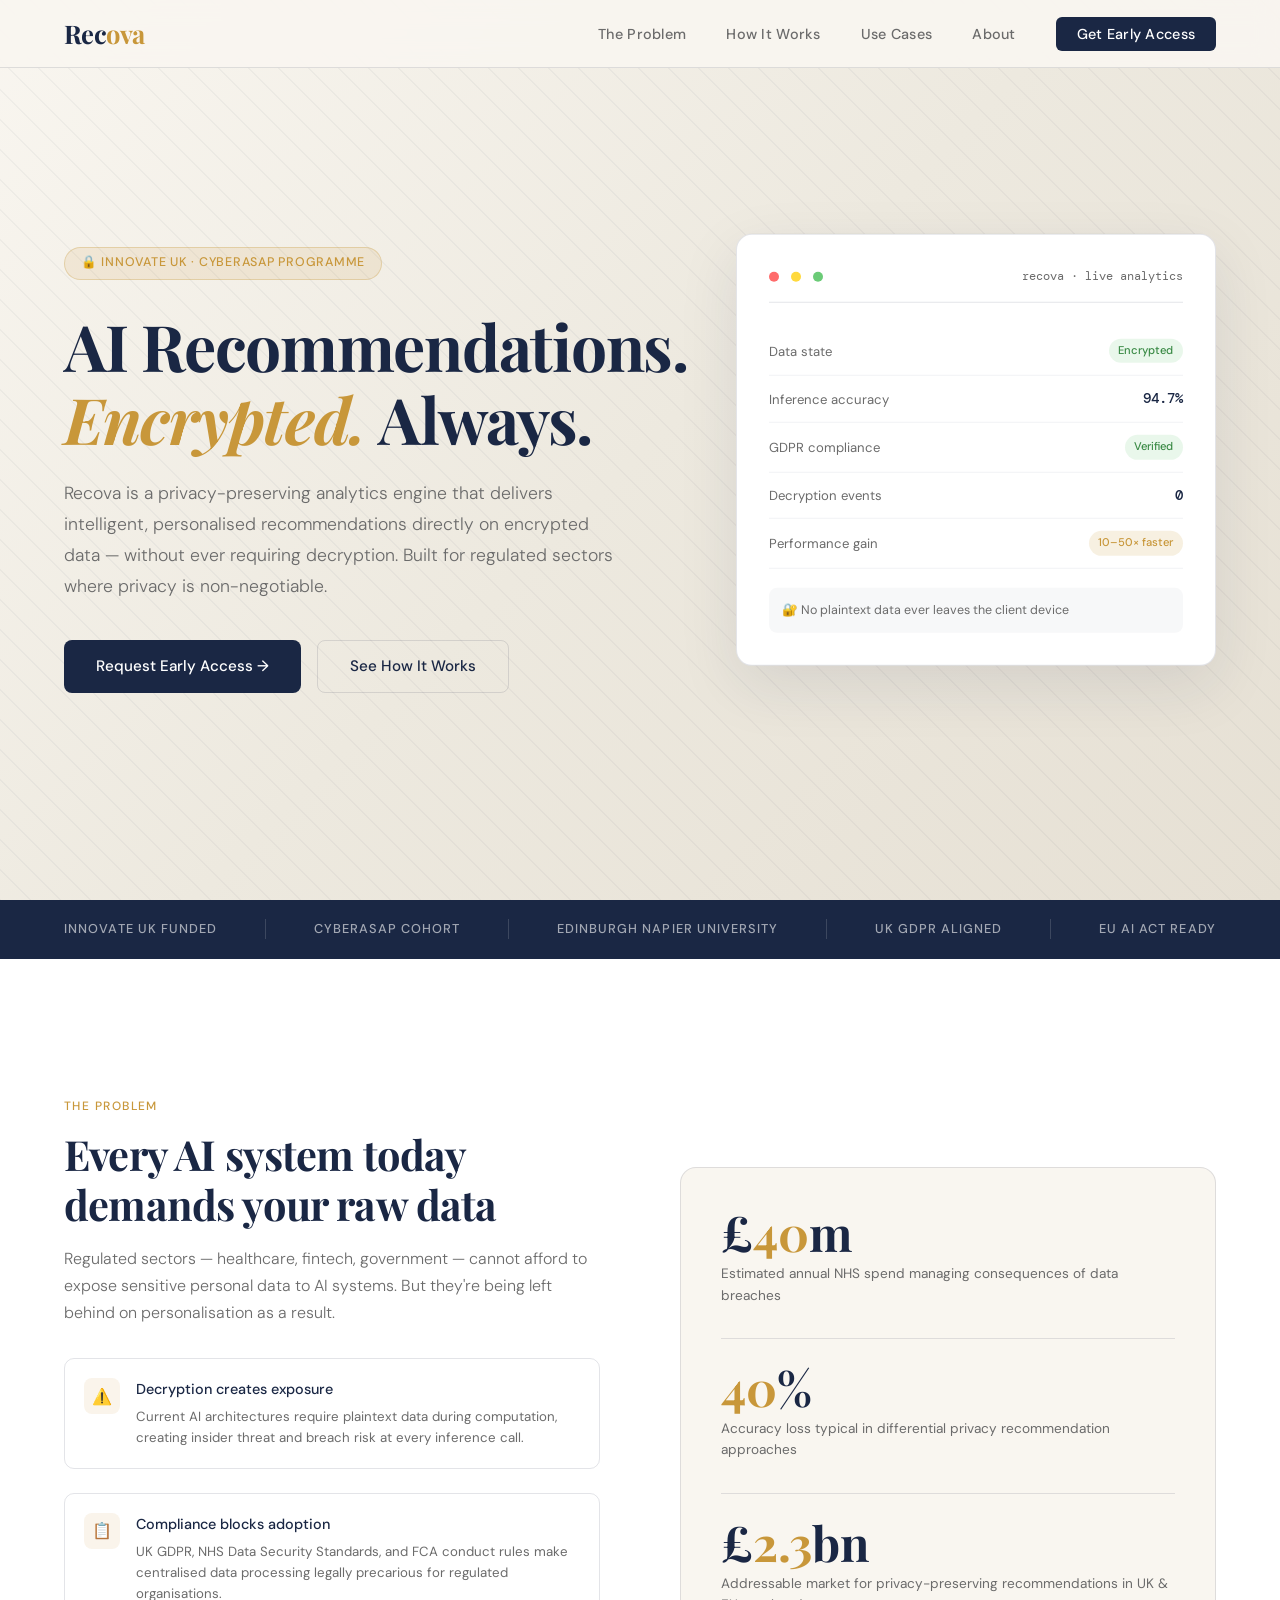
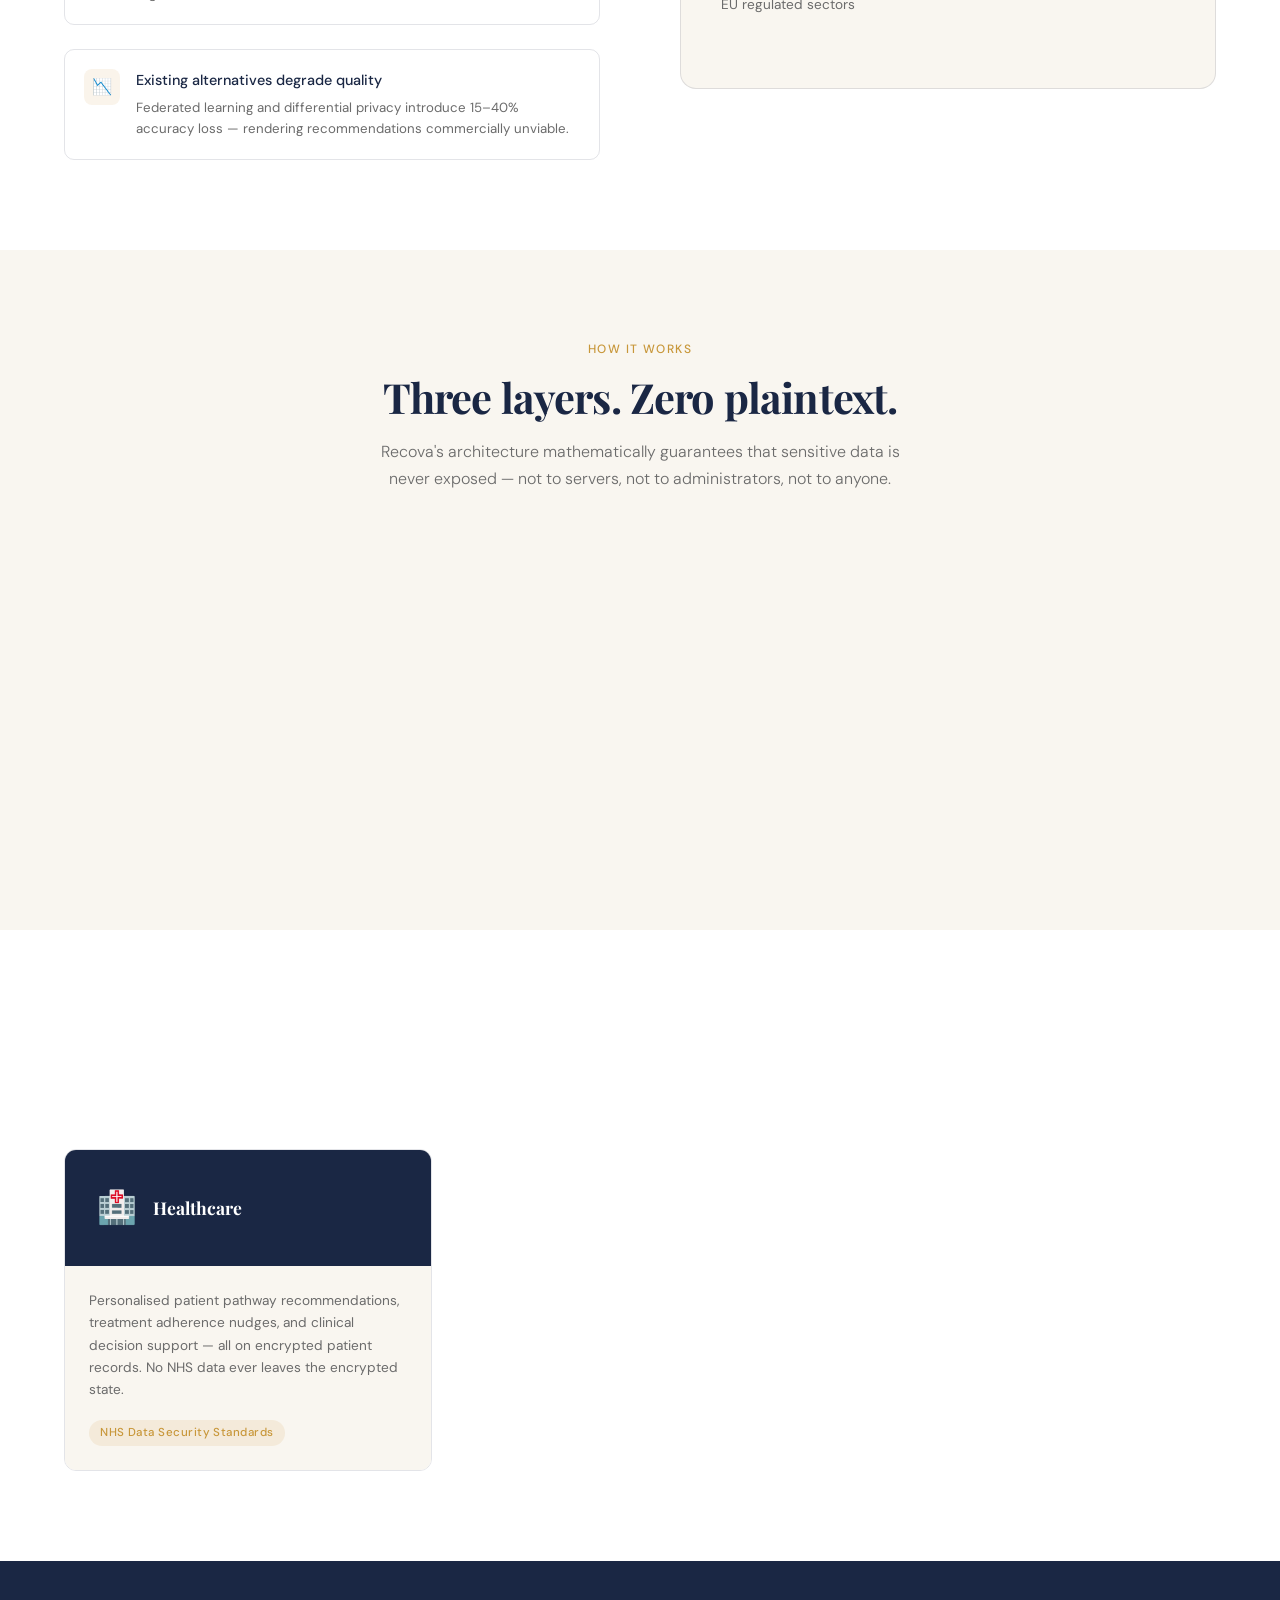
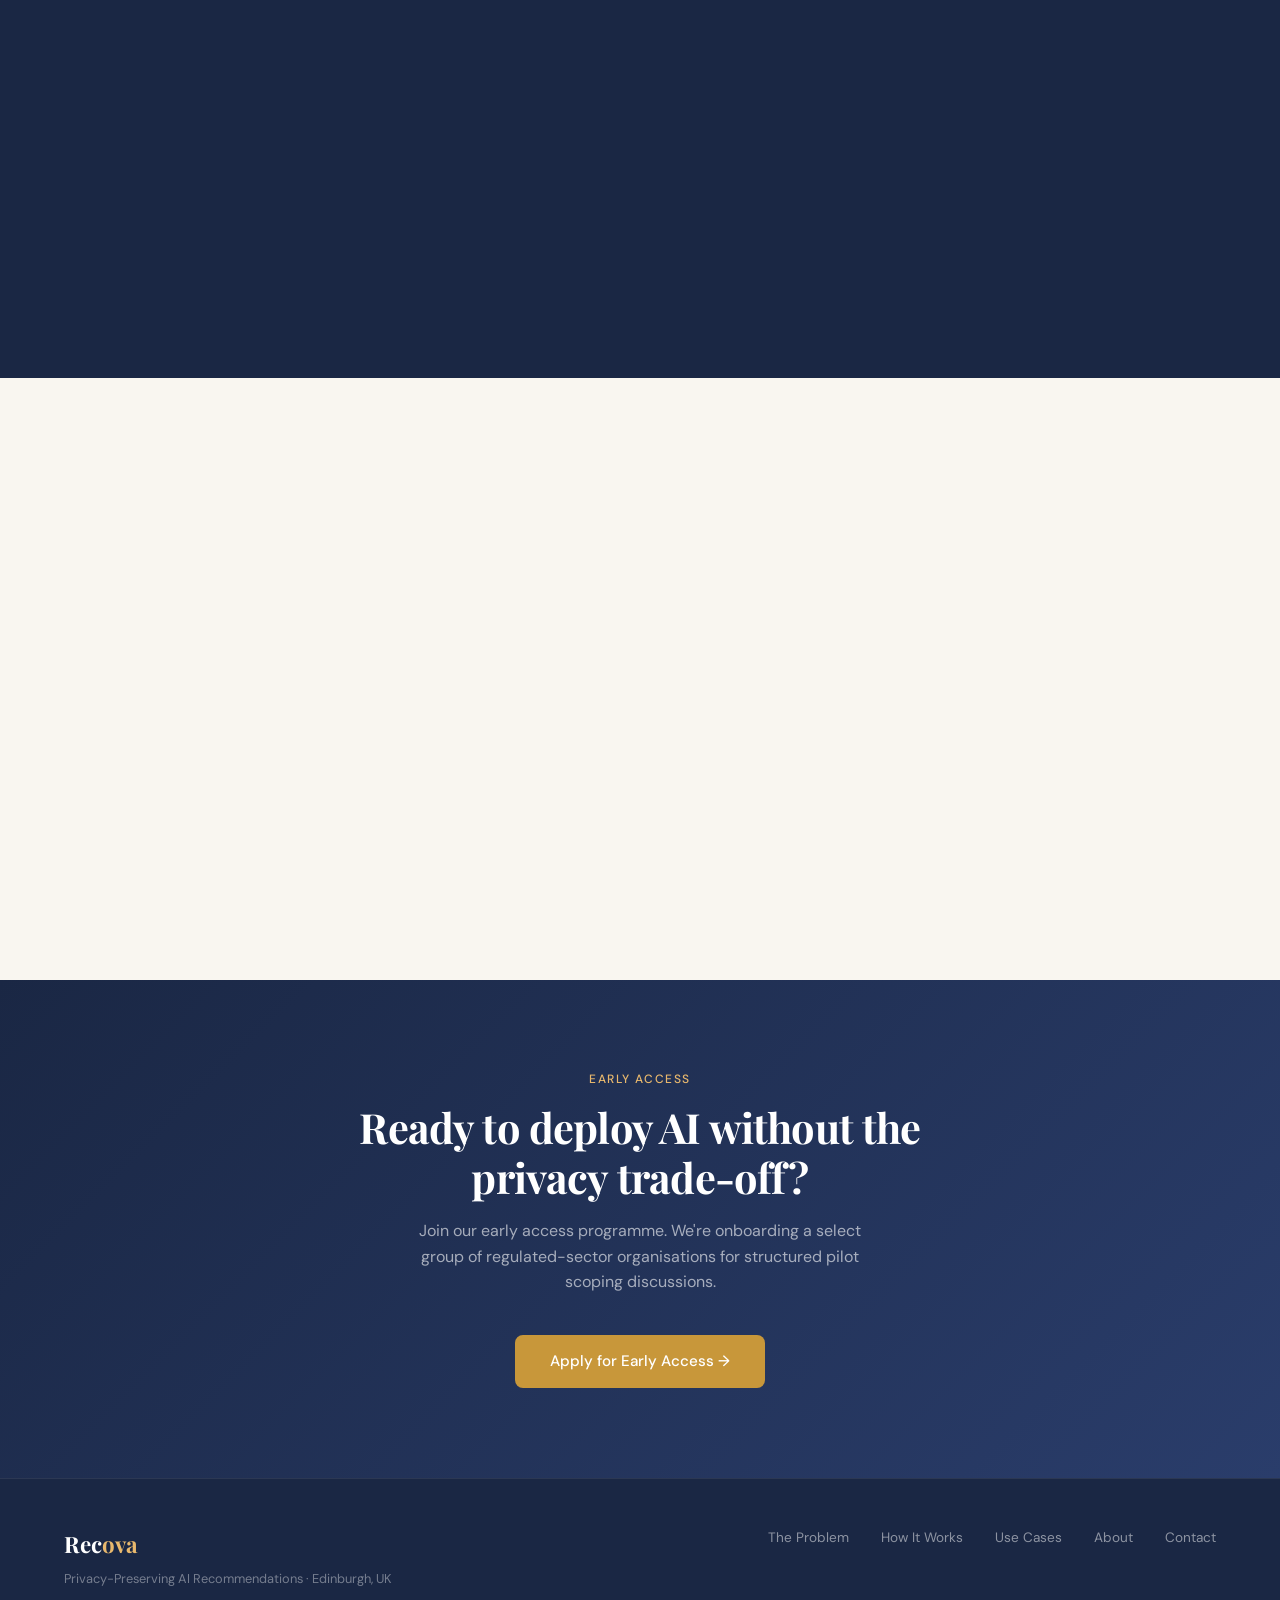
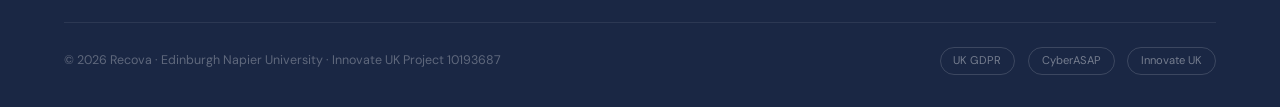
<file: index.html>
<!DOCTYPE html>
<html lang="en">
<head>
  <meta charset="UTF-8" />
  <meta name="viewport" content="width=device-width, initial-scale=1.0" />
  <title>Recova — Privacy-Preserving AI Recommendations</title>
  <meta name="description" content="Recova delivers AI-powered recommendations on encrypted data — no decryption required. Built for healthcare, fintech, and government digital services." />
  <link rel="stylesheet" href="css/style.css" />
</head>
<body>

<!-- NAVBAR -->
<nav>
  <a href="index.html" class="nav-logo">Rec<span>ova</span></a>
  <ul class="nav-links">
    <li><a href="#problem">The Problem</a></li>
    <li><a href="#how">How It Works</a></li>
    <li><a href="#usecases">Use Cases</a></li>
    <li><a href="pages/about.html">About</a></li>
    <li><a href="pages/contact.html" class="nav-cta">Get Early Access</a></li>
  </ul>
  <div class="hamburger"><span></span><span></span><span></span></div>
</nav>

<!-- HERO -->
<section class="hero">
  <div class="hero-bg"></div>
  <div class="hero-pattern"></div>
  <div class="hero-content">
    <div class="hero-badge">🔒 Innovate UK · CyberASAP Programme</div>
    <h1>AI Recommendations.<br><em>Encrypted.</em> Always.</h1>
    <p>Recova is a privacy-preserving analytics engine that delivers intelligent, personalised recommendations directly on encrypted data — without ever requiring decryption. Built for regulated sectors where privacy is non-negotiable.</p>
    <div class="hero-actions">
      <a href="pages/contact.html" class="btn-primary">Request Early Access →</a>
      <a href="#how" class="btn-secondary">See How It Works</a>
    </div>
  </div>
  <div class="hero-visual">
    <div class="hero-card">
      <div class="card-header">
        <div class="card-dot dot-red"></div>
        <div class="card-dot dot-yellow"></div>
        <div class="card-dot dot-green"></div>
        <span class="card-title">recova · live analytics</span>
      </div>
      <div class="card-metric">
        <span class="metric-label">Data state</span>
        <span class="metric-badge badge-green">Encrypted</span>
      </div>
      <div class="card-metric">
        <span class="metric-label">Inference accuracy</span>
        <span class="metric-value">94.7%</span>
      </div>
      <div class="card-metric">
        <span class="metric-label">GDPR compliance</span>
        <span class="metric-badge badge-green">Verified</span>
      </div>
      <div class="card-metric">
        <span class="metric-label">Decryption events</span>
        <span class="metric-value">0</span>
      </div>
      <div class="card-metric">
        <span class="metric-label">Performance gain</span>
        <span class="metric-badge badge-gold">10–50× faster</span>
      </div>
      <div class="card-footer">
        🔐 No plaintext data ever leaves the client device
      </div>
    </div>
  </div>
</section>

<!-- TRUST BAR -->
<div class="trust-bar">
  <span class="trust-item">Innovate UK Funded</span>
  <div class="trust-divider"></div>
  <span class="trust-item">CyberASAP Cohort</span>
  <div class="trust-divider"></div>
  <span class="trust-item">Edinburgh Napier University</span>
  <div class="trust-divider"></div>
  <span class="trust-item">UK GDPR Aligned</span>
  <div class="trust-divider"></div>
  <span class="trust-item">EU AI Act Ready</span>
</div>

<!-- PROBLEM -->
<section class="problem" id="problem">
  <div class="problem-grid">
    <div>
      <div class="section-label reveal">The Problem</div>
      <h2 class="section-title reveal">Every AI system today demands your raw data</h2>
      <p class="section-subtitle reveal">Regulated sectors — healthcare, fintech, government — cannot afford to expose sensitive personal data to AI systems. But they're being left behind on personalisation as a result.</p>
      <div class="problem-points">
        <div class="problem-point reveal">
          <div class="point-icon">⚠️</div>
          <div class="point-text">
            <h4>Decryption creates exposure</h4>
            <p>Current AI architectures require plaintext data during computation, creating insider threat and breach risk at every inference call.</p>
          </div>
        </div>
        <div class="problem-point reveal">
          <div class="point-icon">📋</div>
          <div class="point-text">
            <h4>Compliance blocks adoption</h4>
            <p>UK GDPR, NHS Data Security Standards, and FCA conduct rules make centralised data processing legally precarious for regulated organisations.</p>
          </div>
        </div>
        <div class="problem-point reveal">
          <div class="point-icon">📉</div>
          <div class="point-text">
            <h4>Existing alternatives degrade quality</h4>
            <p>Federated learning and differential privacy introduce 15–40% accuracy loss — rendering recommendations commercially unviable.</p>
          </div>
        </div>
      </div>
    </div>
    <div class="problem-stat-card reveal">
      <div class="stat-item">
        <div class="stat-number">£<span>40</span>m</div>
        <div class="stat-desc">Estimated annual NHS spend managing consequences of data breaches</div>
      </div>
      <div class="stat-divider"></div>
      <div class="stat-item">
        <div class="stat-number"><span>40</span>%</div>
        <div class="stat-desc">Accuracy loss typical in differential privacy recommendation approaches</div>
      </div>
      <div class="stat-divider"></div>
      <div class="stat-item">
        <div class="stat-number">£<span>2.3</span>bn</div>
        <div class="stat-desc">Addressable market for privacy-preserving recommendations in UK & EU regulated sectors</div>
      </div>
    </div>
  </div>
</section>

<!-- HOW IT WORKS -->
<section class="how" id="how">
  <div style="text-align:center; max-width:600px; margin:0 auto;">
    <div class="section-label reveal">How It Works</div>
    <h2 class="section-title reveal">Three layers. Zero plaintext.</h2>
    <p class="section-subtitle reveal" style="margin:0 auto;">Recova's architecture mathematically guarantees that sensitive data is never exposed — not to servers, not to administrators, not to anyone.</p>
  </div>
  <div class="steps">
    <div class="step reveal">
      <div class="step-number">01</div>
      <h3>Client-Side Encryption</h3>
      <p>Data is encrypted at the source using user-held cryptographic keys. Processing organisations never obtain decryption capability, providing IND-CPA security guarantees against insider access.</p>
    </div>
    <div class="step reveal">
      <div class="step-number">02</div>
      <h3>Secure Preprocessing Pipeline</h3>
      <p>Encrypted data undergoes transformation into computation-ready formats while maintaining full cryptographic protection. No plaintext material exists at rest or in transit.</p>
    </div>
    <div class="step reveal">
      <div class="step-number">03</div>
      <h3>Encrypted Inference Engine</h3>
      <p>AI recommendation models perform inference natively on encrypted representations using a hybrid framework of functional encryption and garbled circuits — delivering 10–50× performance gains over homomorphic encryption alone.</p>
    </div>
  </div>
</section>

<!-- USE CASES -->
<section class="usecases" id="usecases">
  <div class="section-label reveal">Use Cases</div>
  <h2 class="section-title reveal">Built for sectors where privacy is the product</h2>
  <div class="cases-grid">
    <div class="case-card reveal">
      <div class="case-top">
        <div class="case-icon">🏥</div>
        <h3>Healthcare</h3>
      </div>
      <div class="case-body">
        <p>Personalised patient pathway recommendations, treatment adherence nudges, and clinical decision support — all on encrypted patient records. No NHS data ever leaves the encrypted state.</p>
        <span class="case-tag">NHS Data Security Standards</span>
      </div>
    </div>
    <div class="case-card reveal">
      <div class="case-top">
        <div class="case-icon">🏦</div>
        <h3>Fintech</h3>
      </div>
      <div class="case-body">
        <p>Personalised financial product recommendations and fraud pattern detection on encrypted transaction data. Satisfy open banking regulation and FCA conduct rules simultaneously.</p>
        <span class="case-tag">FCA Conduct Rules</span>
      </div>
    </div>
    <div class="case-card reveal">
      <div class="case-top">
        <div class="case-icon">🏛️</div>
        <h3>Government Digital</h3>
      </div>
      <div class="case-body">
        <p>Citizen-facing recommendation and feedback analysis systems where public trust and data sovereignty requirements prevent centralised data processing.</p>
        <span class="case-tag">UK GDPR · EU AI Act</span>
      </div>
    </div>
  </div>
</section>

<!-- METRICS -->
<section class="metrics" id="metrics">
  <div style="text-align:center; max-width:600px; margin:0 auto;">
    <div class="section-label reveal">Why Recova</div>
    <h2 class="section-title reveal">Numbers that matter to investors and customers alike</h2>
  </div>
  <div class="metrics-grid">
    <div class="metric-card reveal">
      <div class="metric-big"><span>10–50</span>×</div>
      <div class="metric-desc">Performance improvement over homomorphic encryption approaches</div>
    </div>
    <div class="metric-card reveal">
      <div class="metric-big"><span>0</span></div>
      <div class="metric-desc">Plaintext decryption events during AI inference</div>
    </div>
    <div class="metric-card reveal">
      <div class="metric-big">£<span>2.3</span>bn</div>
      <div class="metric-desc">Addressable market in UK & EU regulated sectors</div>
    </div>
    <div class="metric-card reveal">
      <div class="metric-big"><span>41</span>%</div>
      <div class="metric-desc">CAGR of the global privacy-preserving computation market to 2030</div>
    </div>
  </div>
</section>

<!-- TEAM -->
<section class="team" id="team">
  <div class="section-label reveal">The Team</div>
  <h2 class="section-title reveal">World-class cryptography meets proven commercialisation</h2>
  <div class="team-grid">
    <div class="team-card reveal">
      <div class="team-avatar">BG</div>
      <h3>Dr. Baraq Ghaleb</h3>
      <div class="role">Project Leader · Potential CEO</div>
      <p>Associate Professor, Edinburgh Napier University. 1,000+ citations in homomorphic encryption and privacy-preserving ML. Led LastingAsset CyberASAP spin-out.</p>
    </div>
    <div class="team-card reveal">
      <div class="team-avatar">AA</div>
      <h3>Prof. Ahmed Al-Dubai</h3>
      <div class="role">Co-Investigator · Strategic Lead</div>
      <p>Head of Networks Research Group. Extensive EU, EPSRC and Royal Society funding. Industry connections spanning healthcare, fintech and government digital.</p>
    </div>
    <div class="team-card reveal">
      <div class="team-avatar">SK</div>
      <h3>Shahbaz Khan</h3>
      <div class="role">Cryptographic Protocol Lead</div>
      <p>45+ publications in IEEE/ACM Transactions. Expertise in applied cryptography, post-quantum techniques, and side-channel resistance.</p>
    </div>
    <div class="team-card reveal">
      <div class="team-avatar">FA</div>
      <h3>Faneela</h3>
      <div class="role">MVP Technical Development</div>
      <p>PhD researcher specialising in homomorphic encryption and privacy-preserving computation. Leads hands-on MVP development and SDK creation.</p>
    </div>
  </div>
</section>

<!-- CTA -->
<section class="cta-section">
  <div class="section-label" style="color:var(--gold-light)">Early Access</div>
  <h2 class="section-title">Ready to deploy AI without the privacy trade-off?</h2>
  <p>Join our early access programme. We're onboarding a select group of regulated-sector organisations for structured pilot scoping discussions.</p>
  <a href="pages/contact.html" class="btn-gold">Apply for Early Access →</a>
</section>

<!-- FOOTER -->
<footer>
  <div class="footer-top">
    <div>
      <a href="index.html" class="footer-logo">Rec<span>ova</span></a>
      <div class="footer-tagline">Privacy-Preserving AI Recommendations · Edinburgh, UK</div>
    </div>
    <div class="footer-links">
      <a href="#problem">The Problem</a>
      <a href="#how">How It Works</a>
      <a href="#usecases">Use Cases</a>
      <a href="pages/about.html">About</a>
      <a href="pages/contact.html">Contact</a>
    </div>
  </div>
  <div class="footer-bottom">
    <span class="footer-copy">© 2026 Recova · Edinburgh Napier University · Innovate UK Project 10193687</span>
    <div class="footer-badges">
      <span class="badge">UK GDPR</span>
      <span class="badge">CyberASAP</span>
      <span class="badge">Innovate UK</span>
    </div>
  </div>
</footer>

<script src="js/main.js"></script>
</body>
</html>
</file>
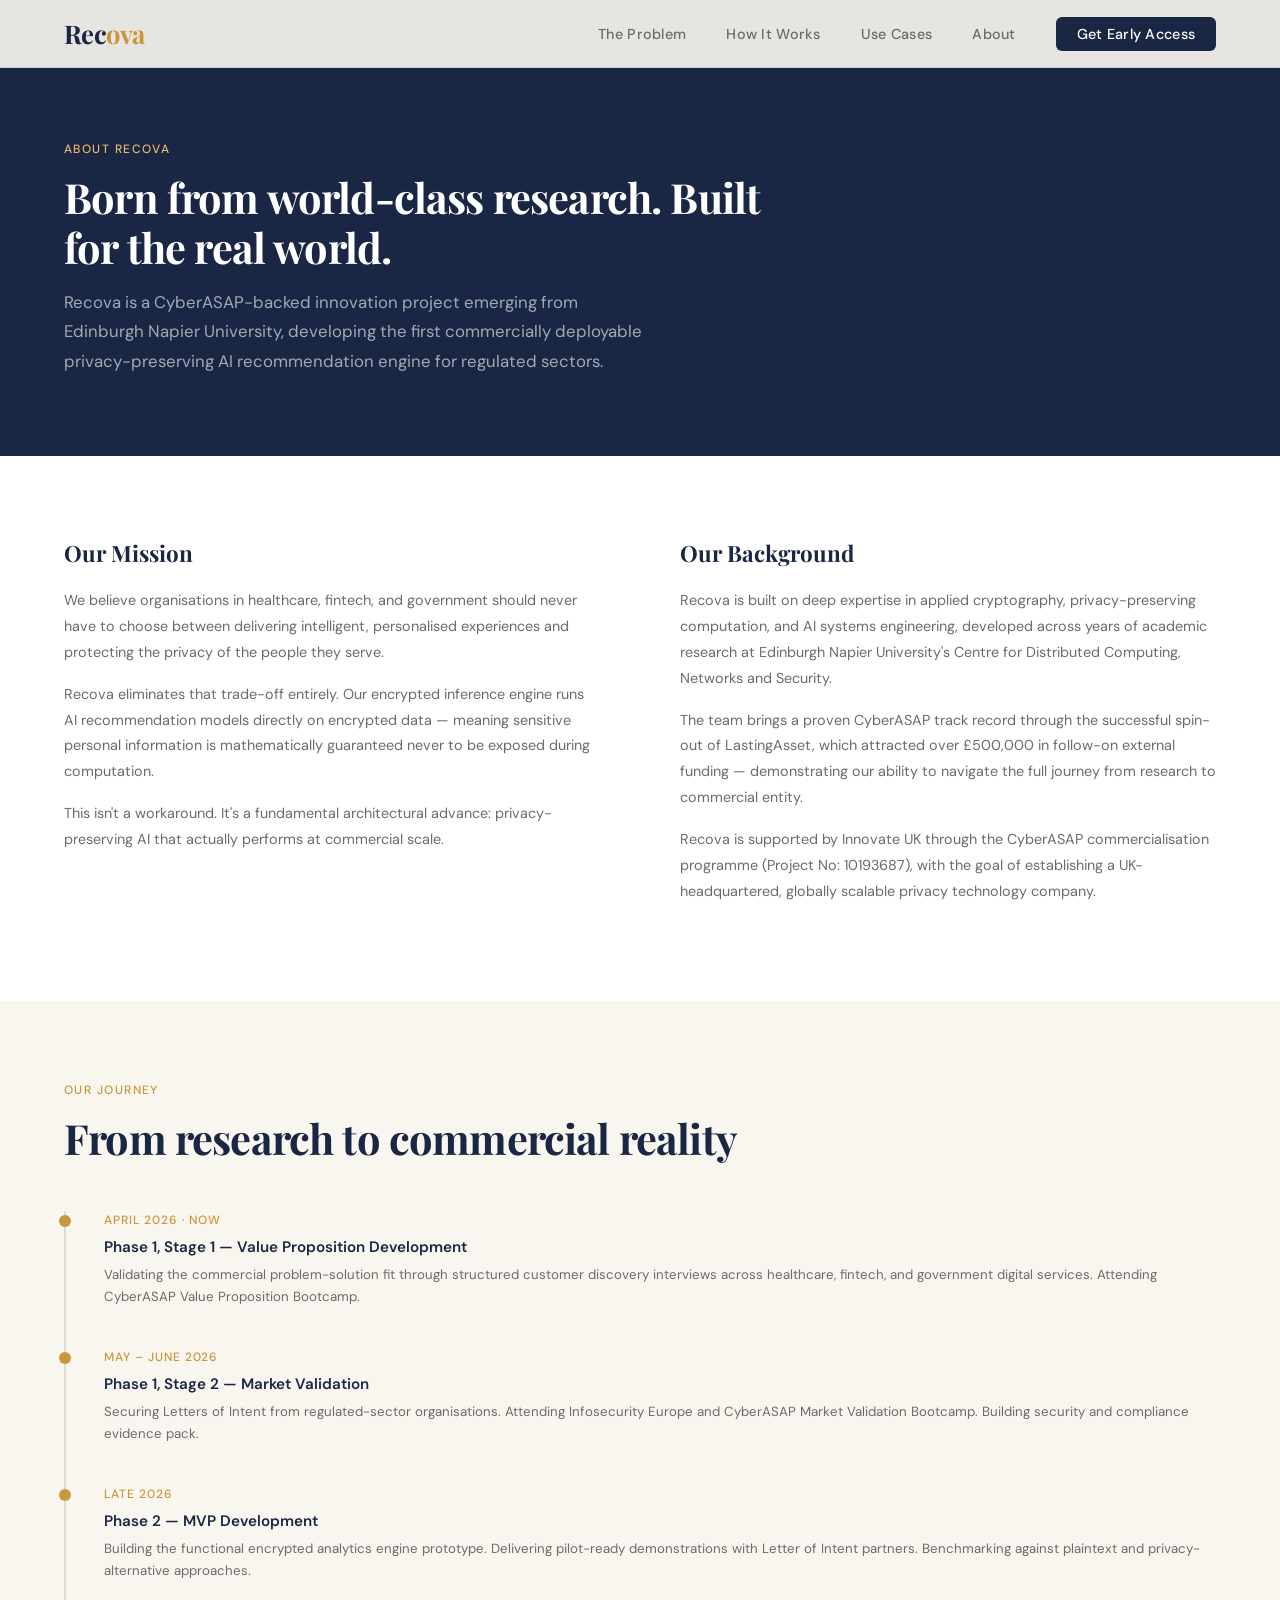
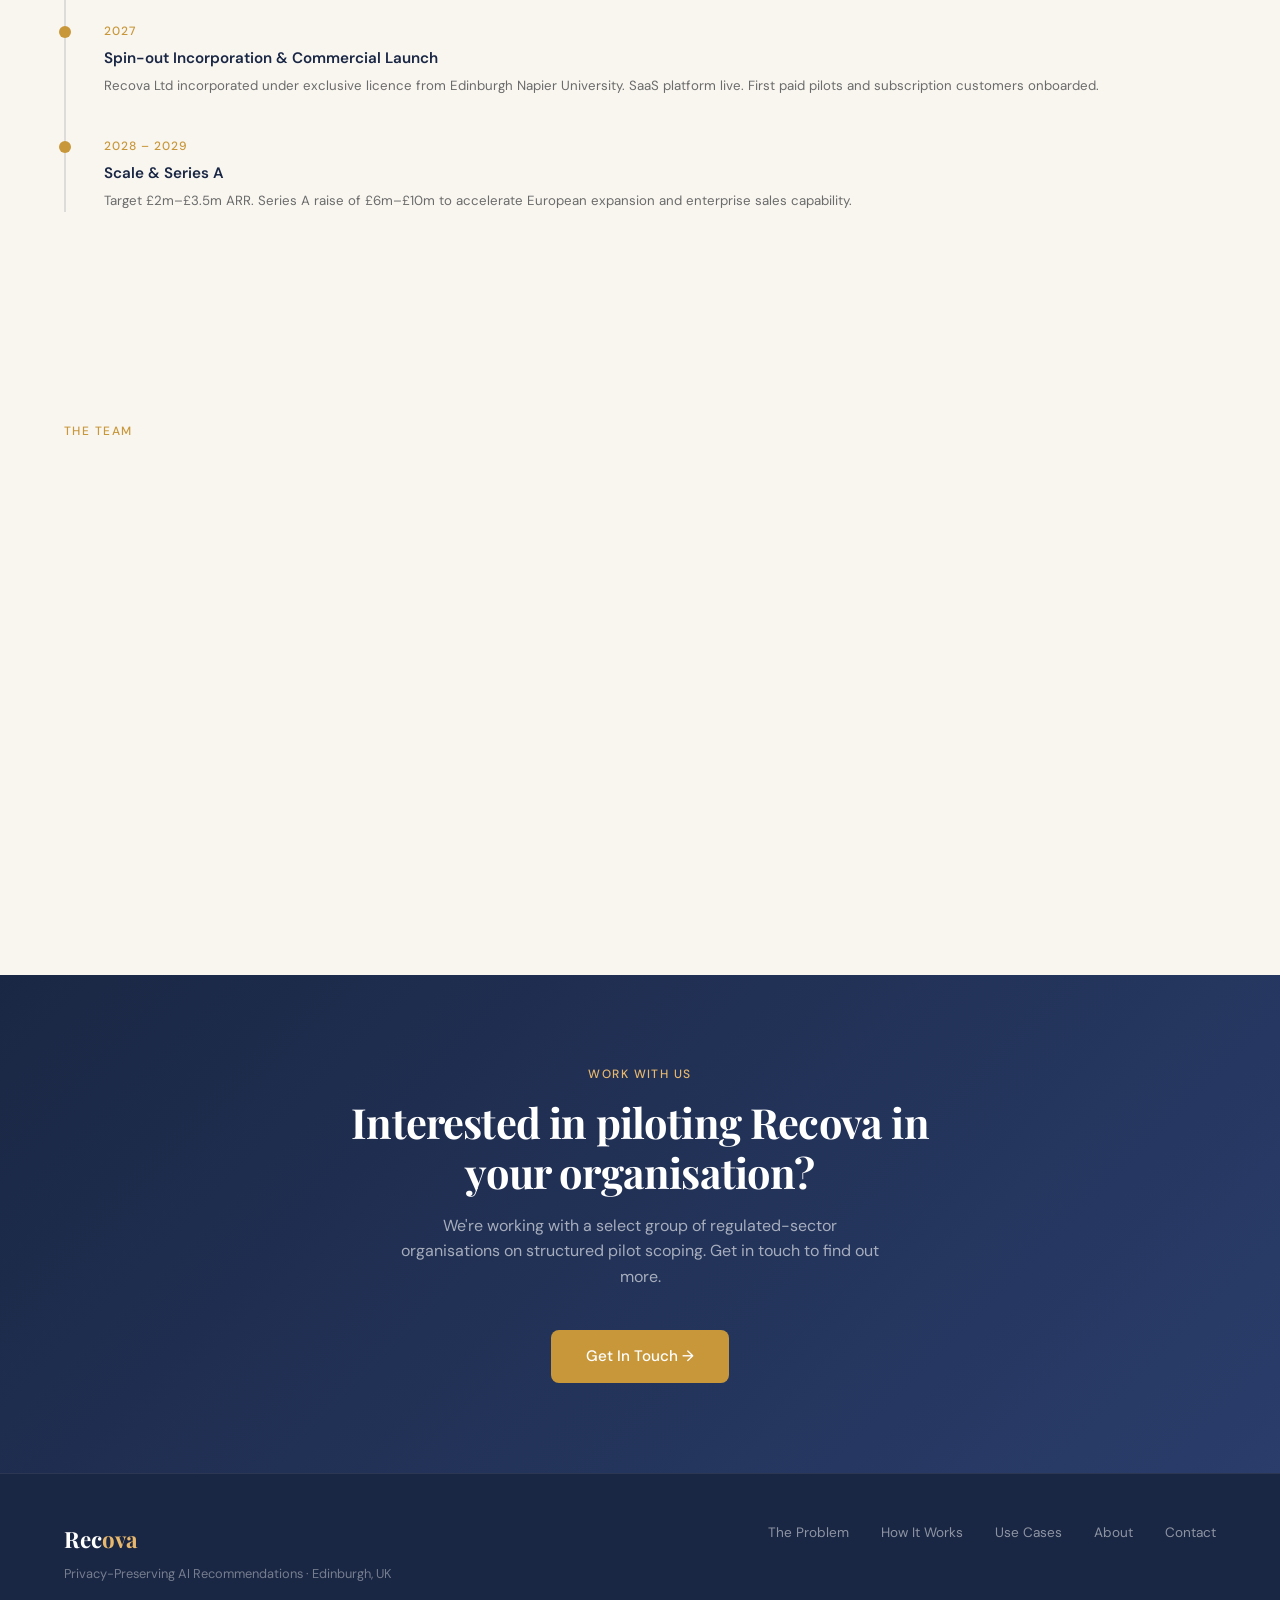
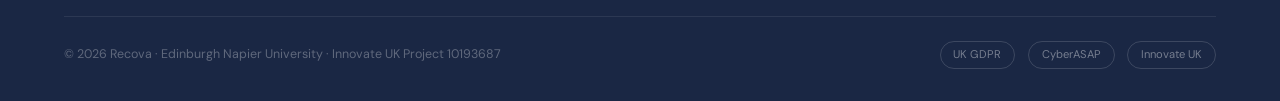
<file: pages/about.html>
<!DOCTYPE html>
<html lang="en">
<head>
  <meta charset="UTF-8" />
  <meta name="viewport" content="width=device-width, initial-scale=1.0" />
  <title>About — Recova</title>
  <meta name="description" content="Recova is a CyberASAP-backed spin-out from Edinburgh Napier University, developing the world's first commercially deployable privacy-preserving recommendation engine." />
  <link rel="stylesheet" href="../css/style.css" />
  <style>
    .about-hero { padding: 140px 5% 80px; background: var(--navy); }
    .about-hero .section-label { color: var(--gold-light); }
    .about-hero .section-title { color: var(--white); max-width: 700px; }
    .about-hero p { color: rgba(255,255,255,0.6); max-width: 580px; font-size: 1.05rem; line-height: 1.75; margin-top: 1rem; }
    .about-body { padding: 80px 5%; background: var(--white); }
    .about-grid { display: grid; grid-template-columns: 1fr 1fr; gap: 5rem; align-items: start; }
    .about-body h3 { font-family: 'Playfair Display', serif; font-size: 1.4rem; color: var(--navy); margin-bottom: 1rem; }
    .about-body p { font-size: 0.9rem; color: var(--text-muted); line-height: 1.8; margin-bottom: 1rem; }
    .journey { background: var(--cream); padding: 80px 5%; }
    .timeline { margin-top: 3rem; position: relative; }
    .timeline::before { content: ''; position: absolute; left: 0; top: 0; bottom: 0; width: 2px; background: var(--border); }
    .tl-item { padding-left: 2.5rem; margin-bottom: 2.5rem; position: relative; }
    .tl-dot { position: absolute; left: -5px; top: 4px; width: 12px; height: 12px; border-radius: 50%; background: var(--gold); }
    .tl-date { font-size: 0.75rem; letter-spacing: 0.08em; text-transform: uppercase; color: var(--gold); font-weight: 500; margin-bottom: 0.3rem; }
    .tl-title { font-size: 0.95rem; font-weight: 600; color: var(--navy); margin-bottom: 0.3rem; }
    .tl-desc { font-size: 0.83rem; color: var(--text-muted); line-height: 1.65; }
    .nav-links { display: flex !important; }
    @media(max-width:900px){ .about-grid { grid-template-columns:1fr; gap:2rem; } }
    @media(max-width:600px){ .nav-links { display:none !important; } }
  </style>
</head>
<body>

<nav>
  <a href="../index.html" class="nav-logo">Rec<span>ova</span></a>
  <ul class="nav-links">
    <li><a href="../index.html#problem">The Problem</a></li>
    <li><a href="../index.html#how">How It Works</a></li>
    <li><a href="../index.html#usecases">Use Cases</a></li>
    <li><a href="about.html" class="active">About</a></li>
    <li><a href="contact.html" class="nav-cta">Get Early Access</a></li>
  </ul>
  <div class="hamburger"><span></span><span></span><span></span></div>
</nav>

<section class="about-hero">
  <div class="section-label">About Recova</div>
  <h1 class="section-title">Born from world-class research. Built for the real world.</h1>
  <p>Recova is a CyberASAP-backed innovation project emerging from Edinburgh Napier University, developing the first commercially deployable privacy-preserving AI recommendation engine for regulated sectors.</p>
</section>

<section class="about-body">
  <div class="about-grid">
    <div>
      <h3>Our Mission</h3>
      <p>We believe organisations in healthcare, fintech, and government should never have to choose between delivering intelligent, personalised experiences and protecting the privacy of the people they serve.</p>
      <p>Recova eliminates that trade-off entirely. Our encrypted inference engine runs AI recommendation models directly on encrypted data — meaning sensitive personal information is mathematically guaranteed never to be exposed during computation.</p>
      <p>This isn't a workaround. It's a fundamental architectural advance: privacy-preserving AI that actually performs at commercial scale.</p>
    </div>
    <div>
      <h3>Our Background</h3>
      <p>Recova is built on deep expertise in applied cryptography, privacy-preserving computation, and AI systems engineering, developed across years of academic research at Edinburgh Napier University's Centre for Distributed Computing, Networks and Security.</p>
      <p>The team brings a proven CyberASAP track record through the successful spin-out of LastingAsset, which attracted over £500,000 in follow-on external funding — demonstrating our ability to navigate the full journey from research to commercial entity.</p>
      <p>Recova is supported by Innovate UK through the CyberASAP commercialisation programme (Project No: 10193687), with the goal of establishing a UK-headquartered, globally scalable privacy technology company.</p>
    </div>
  </div>
</section>

<section class="journey">
  <div class="section-label reveal">Our Journey</div>
  <h2 class="section-title reveal">From research to commercial reality</h2>
  <div class="timeline">
    <div class="tl-item reveal">
      <div class="tl-dot"></div>
      <div class="tl-date">April 2026 · Now</div>
      <div class="tl-title">Phase 1, Stage 1 — Value Proposition Development</div>
      <div class="tl-desc">Validating the commercial problem-solution fit through structured customer discovery interviews across healthcare, fintech, and government digital services. Attending CyberASAP Value Proposition Bootcamp.</div>
    </div>
    <div class="tl-item reveal">
      <div class="tl-dot"></div>
      <div class="tl-date">May – June 2026</div>
      <div class="tl-title">Phase 1, Stage 2 — Market Validation</div>
      <div class="tl-desc">Securing Letters of Intent from regulated-sector organisations. Attending Infosecurity Europe and CyberASAP Market Validation Bootcamp. Building security and compliance evidence pack.</div>
    </div>
    <div class="tl-item reveal">
      <div class="tl-dot"></div>
      <div class="tl-date">Late 2026</div>
      <div class="tl-title">Phase 2 — MVP Development</div>
      <div class="tl-desc">Building the functional encrypted analytics engine prototype. Delivering pilot-ready demonstrations with Letter of Intent partners. Benchmarking against plaintext and privacy-alternative approaches.</div>
    </div>
    <div class="tl-item reveal">
      <div class="tl-dot"></div>
      <div class="tl-date">2027</div>
      <div class="tl-title">Spin-out Incorporation & Commercial Launch</div>
      <div class="tl-desc">Recova Ltd incorporated under exclusive licence from Edinburgh Napier University. SaaS platform live. First paid pilots and subscription customers onboarded.</div>
    </div>
    <div class="tl-item reveal">
      <div class="tl-dot"></div>
      <div class="tl-date">2028 – 2029</div>
      <div class="tl-title">Scale & Series A</div>
      <div class="tl-desc">Target £2m–£3.5m ARR. Series A raise of £6m–£10m to accelerate European expansion and enterprise sales capability.</div>
    </div>
  </div>
</section>

<section class="team" id="team">
  <div class="section-label reveal">The Team</div>
  <h2 class="section-title reveal">World-class cryptography meets proven commercialisation</h2>
  <div class="team-grid">
    <div class="team-card reveal">
      <div class="team-avatar">BG</div>
      <h3>Dr. Baraq Ghaleb</h3>
      <div class="role">Project Leader · Potential CEO</div>
      <p>Associate Professor at Edinburgh Napier University's Centre for Distributed Computing. 1,000+ citations. Deep specialisation in homomorphic encryption and privacy-preserving ML. Led LastingAsset CyberASAP spin-out.</p>
    </div>
    <div class="team-card reveal">
      <div class="team-avatar">AA</div>
      <h3>Prof. Ahmed Al-Dubai</h3>
      <div class="role">Co-Investigator · Strategic Lead</div>
      <p>Head of Networks Research Group, Edinburgh Napier University. Extensive EU, EPSRC, and Royal Society funding success. Strong industry connections in multi-access edge computing and AI-enabled systems.</p>
    </div>
    <div class="team-card reveal">
      <div class="team-avatar">SK</div>
      <h3>Shahbaz Khan</h3>
      <div class="role">Cryptographic Protocol Lead</div>
      <p>Research Assistant nearing PhD completion in Quantum Computing. 45+ publications in IEEE/ACM Transactions. Expertise spans applied cryptography, post-quantum techniques, and side-channel resistance.</p>
    </div>
    <div class="team-card reveal">
      <div class="team-avatar">FA</div>
      <h3>Faneela</h3>
      <div class="role">MVP Technical Development Lead</div>
      <p>PhD researcher specialising in homomorphic encryption and privacy-preserving computation. Leads hands-on MVP development, cryptographic protocol integration, and RESTful API/SDK creation.</p>
    </div>
  </div>
</section>

<section class="cta-section">
  <div class="section-label" style="color:var(--gold-light)">Work With Us</div>
  <h2 class="section-title">Interested in piloting Recova in your organisation?</h2>
  <p>We're working with a select group of regulated-sector organisations on structured pilot scoping. Get in touch to find out more.</p>
  <a href="contact.html" class="btn-gold">Get In Touch →</a>
</section>

<footer>
  <div class="footer-top">
    <div>
      <a href="../index.html" class="footer-logo">Rec<span>ova</span></a>
      <div class="footer-tagline">Privacy-Preserving AI Recommendations · Edinburgh, UK</div>
    </div>
    <div class="footer-links">
      <a href="../index.html#problem">The Problem</a>
      <a href="../index.html#how">How It Works</a>
      <a href="../index.html#usecases">Use Cases</a>
      <a href="about.html">About</a>
      <a href="contact.html">Contact</a>
    </div>
  </div>
  <div class="footer-bottom">
    <span class="footer-copy">© 2026 Recova · Edinburgh Napier University · Innovate UK Project 10193687</span>
    <div class="footer-badges">
      <span class="badge">UK GDPR</span>
      <span class="badge">CyberASAP</span>
      <span class="badge">Innovate UK</span>
    </div>
  </div>
</footer>

<script src="../js/main.js"></script>
</body>
</html>
</file>
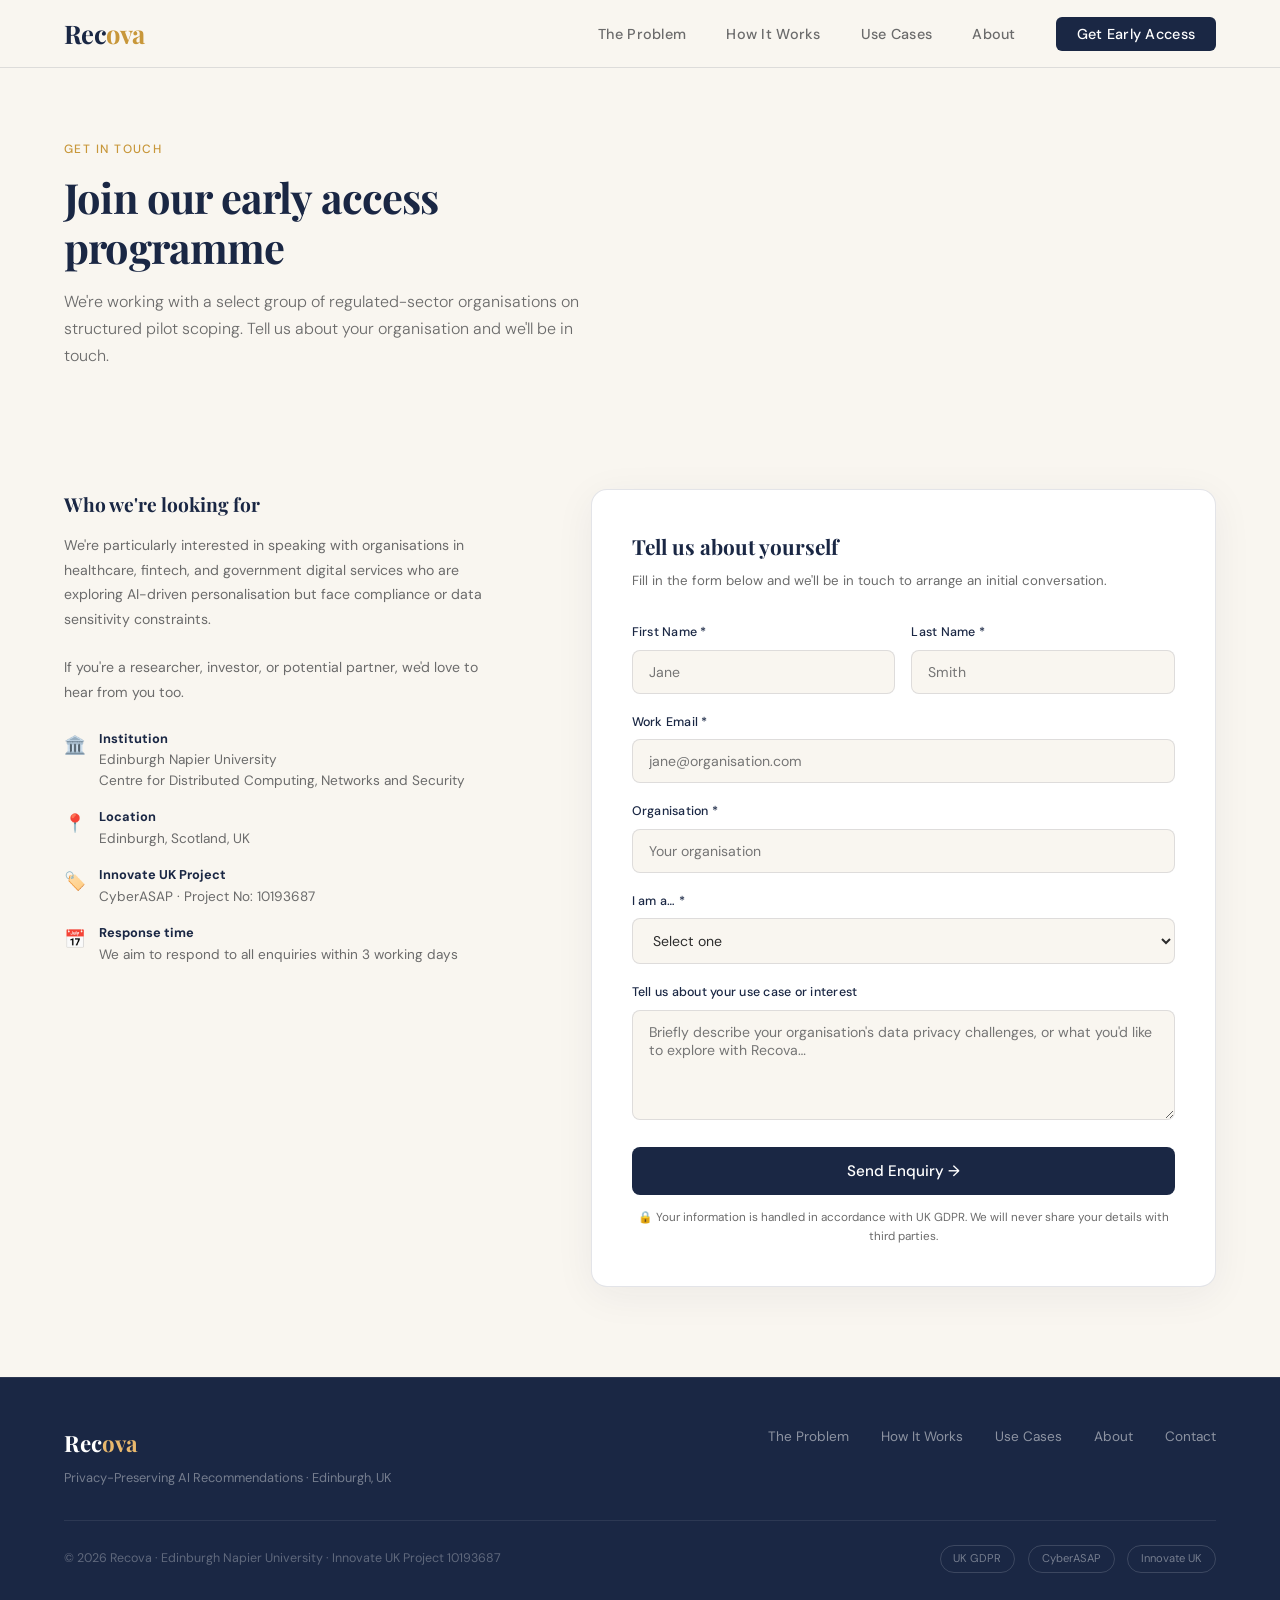
<file: pages/contact.html>
<!DOCTYPE html>
<html lang="en">
<head>
  <meta charset="UTF-8" />
  <meta name="viewport" content="width=device-width, initial-scale=1.0" />
  <title>Contact — Recova</title>
  <meta name="description" content="Apply for early access to Recova's privacy-preserving recommendation engine. We're onboarding regulated-sector organisations for structured pilot scoping." />
  <link rel="stylesheet" href="../css/style.css" />
  <style>
    .contact-hero { padding: 140px 5% 60px; background: var(--cream); }
    .contact-hero .section-title { max-width: 600px; }
    .contact-body { padding: 60px 5% 90px; background: var(--cream); }
    .contact-grid { display: grid; grid-template-columns: 1fr 1.4fr; gap: 5rem; align-items: start; }
    .contact-info h3 { font-family: 'Playfair Display', serif; font-size: 1.2rem; color: var(--navy); margin-bottom: 0.8rem; }
    .contact-info p { font-size: 0.88rem; color: var(--text-muted); line-height: 1.75; margin-bottom: 1.5rem; }
    .contact-detail { display: flex; align-items: flex-start; gap: 0.8rem; margin-bottom: 1rem; }
    .contact-detail-icon { font-size: 1.1rem; margin-top: 2px; }
    .contact-detail-text { font-size: 0.85rem; color: var(--text-muted); line-height: 1.5; }
    .contact-detail-text strong { color: var(--navy); display: block; font-size: 0.8rem; margin-bottom: 0.15rem; }
    .form-card { background: var(--white); border-radius: 16px; padding: 2.5rem; border: 1px solid var(--border); box-shadow: 0 8px 40px rgba(26,39,68,0.06); }
    .form-card h3 { font-family: 'Playfair Display', serif; font-size: 1.3rem; color: var(--navy); margin-bottom: 0.4rem; }
    .form-card > p { font-size: 0.83rem; color: var(--text-muted); margin-bottom: 2rem; }
    .form-row { display: grid; grid-template-columns: 1fr 1fr; gap: 1rem; }
    .form-group { margin-bottom: 1.2rem; }
    .form-group label { display: block; font-size: 0.78rem; font-weight: 500; color: var(--navy); margin-bottom: 0.4rem; letter-spacing: 0.02em; }
    .form-group input, .form-group select, .form-group textarea {
      width: 100%; padding: 0.75rem 1rem;
      border: 1.5px solid var(--border); border-radius: 8px;
      font-family: 'DM Sans', sans-serif; font-size: 0.88rem;
      color: var(--text); background: var(--cream);
      transition: border-color 0.2s, box-shadow 0.2s;
      outline: none;
    }
    .form-group input:focus, .form-group select:focus, .form-group textarea:focus {
      border-color: var(--navy); box-shadow: 0 0 0 3px rgba(26,39,68,0.08);
    }
    .form-group textarea { resize: vertical; min-height: 110px; }
    .form-submit { width: 100%; padding: 0.9rem; background: var(--navy); color: var(--white); border: none; border-radius: 8px; font-family: 'DM Sans', sans-serif; font-size: 0.95rem; font-weight: 500; cursor: pointer; transition: all 0.25s; }
    .form-submit:hover { background: var(--navy-light); transform: translateY(-1px); box-shadow: 0 8px 24px rgba(26,39,68,0.2); }
    .form-note { font-size: 0.73rem; color: var(--text-muted); text-align: center; margin-top: 0.8rem; }
    .success-msg { display: none; text-align: center; padding: 2rem; }
    .success-msg .icon { font-size: 2.5rem; margin-bottom: 1rem; }
    .success-msg h4 { font-family: 'Playfair Display', serif; font-size: 1.2rem; color: var(--navy); margin-bottom: 0.5rem; }
    .success-msg p { font-size: 0.85rem; color: var(--text-muted); }
    .nav-links { display: flex !important; }
    @media(max-width:900px){ .contact-grid { grid-template-columns:1fr; gap:2.5rem; } .form-row { grid-template-columns:1fr; } }
    @media(max-width:600px){ .nav-links { display:none !important; } }
  </style>
</head>
<body>

<nav>
  <a href="../index.html" class="nav-logo">Rec<span>ova</span></a>
  <ul class="nav-links">
    <li><a href="../index.html#problem">The Problem</a></li>
    <li><a href="../index.html#how">How It Works</a></li>
    <li><a href="../index.html#usecases">Use Cases</a></li>
    <li><a href="about.html">About</a></li>
    <li><a href="contact.html" class="nav-cta active">Get Early Access</a></li>
  </ul>
  <div class="hamburger"><span></span><span></span><span></span></div>
</nav>

<section class="contact-hero">
  <div class="section-label">Get In Touch</div>
  <h1 class="section-title">Join our early access programme</h1>
  <p class="section-subtitle" style="margin-top:0.8rem;">We're working with a select group of regulated-sector organisations on structured pilot scoping. Tell us about your organisation and we'll be in touch.</p>
</section>

<section class="contact-body">
  <div class="contact-grid">
    <div class="contact-info reveal">
      <h3>Who we're looking for</h3>
      <p>We're particularly interested in speaking with organisations in healthcare, fintech, and government digital services who are exploring AI-driven personalisation but face compliance or data sensitivity constraints.</p>
      <p>If you're a researcher, investor, or potential partner, we'd love to hear from you too.</p>

      <div class="contact-detail">
        <div class="contact-detail-icon">🏛️</div>
        <div class="contact-detail-text">
          <strong>Institution</strong>
          Edinburgh Napier University<br>Centre for Distributed Computing, Networks and Security
        </div>
      </div>
      <div class="contact-detail">
        <div class="contact-detail-icon">📍</div>
        <div class="contact-detail-text">
          <strong>Location</strong>
          Edinburgh, Scotland, UK
        </div>
      </div>
      <div class="contact-detail">
        <div class="contact-detail-icon">🏷️</div>
        <div class="contact-detail-text">
          <strong>Innovate UK Project</strong>
          CyberASAP · Project No: 10193687
        </div>
      </div>
      <div class="contact-detail">
        <div class="contact-detail-icon">📅</div>
        <div class="contact-detail-text">
          <strong>Response time</strong>
          We aim to respond to all enquiries within 3 working days
        </div>
      </div>
    </div>

    <div class="form-card reveal">
      <h3>Tell us about yourself</h3>
      <p>Fill in the form below and we'll be in touch to arrange an initial conversation.</p>
      <div id="form-wrapper">
        <div class="form-row">
          <div class="form-group">
            <label>First Name *</label>
            <input type="text" id="fname" placeholder="Jane" />
          </div>
          <div class="form-group">
            <label>Last Name *</label>
            <input type="text" id="lname" placeholder="Smith" />
          </div>
        </div>
        <div class="form-group">
          <label>Work Email *</label>
          <input type="email" id="email" placeholder="jane@organisation.com" />
        </div>
        <div class="form-group">
          <label>Organisation *</label>
          <input type="text" id="org" placeholder="Your organisation" />
        </div>
        <div class="form-group">
          <label>I am a… *</label>
          <select id="type">
            <option value="">Select one</option>
            <option>Potential customer (regulated sector)</option>
            <option>Investor</option>
            <option>Research collaborator</option>
            <option>Partner or reseller</option>
            <option>Press / media</option>
            <option>Other</option>
          </select>
        </div>
        <div class="form-group">
          <label>Tell us about your use case or interest</label>
          <textarea id="message" placeholder="Briefly describe your organisation's data privacy challenges, or what you'd like to explore with Recova…"></textarea>
        </div>
        <button class="form-submit" onclick="handleSubmit()">Send Enquiry →</button>
        <p class="form-note">🔒 Your information is handled in accordance with UK GDPR. We will never share your details with third parties.</p>
      </div>
      <div class="success-msg" id="success">
        <div class="icon">✅</div>
        <h4>Thank you for reaching out</h4>
        <p>We've received your enquiry and will be in touch within 3 working days to arrange an initial conversation.</p>
      </div>
    </div>
  </div>
</section>

<footer>
  <div class="footer-top">
    <div>
      <a href="../index.html" class="footer-logo">Rec<span>ova</span></a>
      <div class="footer-tagline">Privacy-Preserving AI Recommendations · Edinburgh, UK</div>
    </div>
    <div class="footer-links">
      <a href="../index.html#problem">The Problem</a>
      <a href="../index.html#how">How It Works</a>
      <a href="../index.html#usecases">Use Cases</a>
      <a href="about.html">About</a>
      <a href="contact.html">Contact</a>
    </div>
  </div>
  <div class="footer-bottom">
    <span class="footer-copy">© 2026 Recova · Edinburgh Napier University · Innovate UK Project 10193687</span>
    <div class="footer-badges">
      <span class="badge">UK GDPR</span>
      <span class="badge">CyberASAP</span>
      <span class="badge">Innovate UK</span>
    </div>
  </div>
</footer>

<script src="../js/main.js"></script>
<script>
function handleSubmit() {
  const fname = document.getElementById('fname').value.trim();
  const email = document.getElementById('email').value.trim();
  const org = document.getElementById('org').value.trim();
  const type = document.getElementById('type').value;
  if (!fname || !email || !org || !type) {
    alert('Please fill in all required fields.');
    return;
  }
  document.getElementById('form-wrapper').style.display = 'none';
  document.getElementById('success').style.display = 'block';
}
</script>
</body>
</html>
</file>
<file: css/style.css>
@import url('https://fonts.googleapis.com/css2?family=Playfair+Display:wght@400;500;600;700&family=DM+Sans:wght@300;400;500&family=DM+Mono:wght@400;500&display=swap');

:root {
  --cream: #F9F6F0;
  --cream-dark: #EDE9E0;
  --navy: #1A2744;
  --navy-light: #2A3D6B;
  --gold: #C8973A;
  --gold-light: #E8B86D;
  --text: #2C2C2C;
  --text-muted: #6B6B6B;
  --white: #FFFFFF;
  --border: rgba(26,39,68,0.12);
}

* { margin: 0; padding: 0; box-sizing: border-box; }

html { scroll-behavior: smooth; }

body {
  font-family: 'DM Sans', sans-serif;
  background: var(--cream);
  color: var(--text);
  line-height: 1.6;
  overflow-x: hidden;
}

/* ── NAVBAR ── */
nav {
  position: fixed; top: 0; width: 100%; z-index: 100;
  background: rgba(249,246,240,0.92);
  backdrop-filter: blur(12px);
  border-bottom: 1px solid var(--border);
  padding: 0 5%;
  display: flex; align-items: center; justify-content: space-between;
  height: 68px;
  transition: box-shadow 0.3s;
}
nav.scrolled { box-shadow: 0 4px 30px rgba(26,39,68,0.08); }

.nav-logo {
  font-family: 'Playfair Display', serif;
  font-size: 1.6rem; font-weight: 700;
  color: var(--navy); text-decoration: none;
  letter-spacing: -0.02em;
}
.nav-logo span { color: var(--gold); }

.nav-links { display: flex; gap: 2.5rem; list-style: none; }
.nav-links a {
  font-size: 0.9rem; font-weight: 500; letter-spacing: 0.02em;
  color: var(--text-muted); text-decoration: none;
  transition: color 0.2s;
}
.nav-links a:hover, .nav-links a.active { color: var(--navy); }

.nav-cta {
  background: var(--navy); color: var(--white) !important;
  padding: 0.5rem 1.3rem; border-radius: 6px;
  transition: background 0.2s !important;
}
.nav-cta:hover { background: var(--navy-light) !important; color: var(--white) !important; }

.hamburger { display: none; flex-direction: column; gap: 5px; cursor: pointer; }
.hamburger span { width: 24px; height: 2px; background: var(--navy); transition: 0.3s; }

/* ── HERO ── */
.hero {
  min-height: 100vh;
  display: flex; align-items: center;
  padding: 100px 5% 60px;
  position: relative; overflow: hidden;
}

.hero-bg {
  position: absolute; inset: 0;
  background: linear-gradient(135deg, var(--cream) 0%, #EDE9DF 50%, #E6E0D4 100%);
}

.hero-pattern {
  position: absolute; inset: 0; opacity: 0.04;
  background-image: repeating-linear-gradient(
    45deg, var(--navy) 0, var(--navy) 1px, transparent 0, transparent 50%
  );
  background-size: 30px 30px;
}

.hero-content {
  position: relative; z-index: 2;
  max-width: 680px;
  animation: fadeUp 0.9s ease both;
}

.hero-badge {
  display: inline-flex; align-items: center; gap: 0.5rem;
  background: rgba(200,151,58,0.12); border: 1px solid rgba(200,151,58,0.3);
  color: var(--gold); padding: 0.35rem 1rem;
  border-radius: 100px; font-size: 0.78rem; font-weight: 500;
  letter-spacing: 0.06em; text-transform: uppercase;
  margin-bottom: 1.8rem;
}

.hero h1 {
  font-family: 'Playfair Display', serif;
  font-size: clamp(2.6rem, 5vw, 4rem);
  font-weight: 700; line-height: 1.15;
  color: var(--navy); letter-spacing: -0.02em;
  margin-bottom: 1.4rem;
}

.hero h1 em { font-style: italic; color: var(--gold); }

.hero p {
  font-size: 1.1rem; color: var(--text-muted);
  font-weight: 300; line-height: 1.75;
  max-width: 560px; margin-bottom: 2.4rem;
}

.hero-actions { display: flex; gap: 1rem; flex-wrap: wrap; }

.btn-primary {
  background: var(--navy); color: var(--white);
  padding: 0.85rem 2rem; border-radius: 8px;
  font-size: 0.95rem; font-weight: 500;
  text-decoration: none; border: none; cursor: pointer;
  transition: all 0.25s; display: inline-flex; align-items: center; gap: 0.5rem;
}
.btn-primary:hover { background: var(--navy-light); transform: translateY(-2px); box-shadow: 0 8px 24px rgba(26,39,68,0.2); }

.btn-secondary {
  background: transparent; color: var(--navy);
  padding: 0.85rem 2rem; border-radius: 8px;
  font-size: 0.95rem; font-weight: 500;
  text-decoration: none; border: 1.5px solid var(--border);
  transition: all 0.25s; display: inline-flex; align-items: center; gap: 0.5rem;
}
.btn-secondary:hover { border-color: var(--navy); background: rgba(26,39,68,0.04); }

.hero-visual {
  position: absolute; right: 5%; top: 50%; transform: translateY(-50%);
  width: min(480px, 42vw);
  animation: fadeIn 1.2s ease both 0.3s;
}

.hero-card {
  background: var(--white);
  border: 1px solid var(--border);
  border-radius: 16px;
  padding: 2rem;
  box-shadow: 0 20px 60px rgba(26,39,68,0.1);
}

.card-header {
  display: flex; align-items: center; gap: 0.75rem;
  margin-bottom: 1.5rem; padding-bottom: 1rem;
  border-bottom: 1px solid var(--border);
}

.card-dot { width: 10px; height: 10px; border-radius: 50%; }
.dot-red { background: #FF6B6B; }
.dot-yellow { background: #FFD93D; }
.dot-green { background: #6BCB77; }

.card-title { font-family: 'DM Mono', monospace; font-size: 0.75rem; color: var(--text-muted); margin-left: auto; }

.card-metric {
  display: flex; justify-content: space-between; align-items: center;
  padding: 0.75rem 0; border-bottom: 1px solid rgba(26,39,68,0.06);
}
.metric-label { font-size: 0.82rem; color: var(--text-muted); }
.metric-value {
  font-family: 'DM Mono', monospace; font-size: 0.85rem;
  color: var(--navy); font-weight: 500;
}
.metric-badge {
  font-size: 0.7rem; padding: 0.2rem 0.6rem; border-radius: 100px;
  font-weight: 500;
}
.badge-green { background: rgba(107,203,119,0.15); color: #3A8A45; }
.badge-gold { background: rgba(200,151,58,0.15); color: var(--gold); }

.card-footer {
  margin-top: 1.2rem; padding: 0.8rem;
  background: rgba(26,39,68,0.03); border-radius: 8px;
  font-size: 0.78rem; color: var(--text-muted);
  display: flex; align-items: center; gap: 0.5rem;
}

/* ── TRUST BAR ── */
.trust-bar {
  background: var(--navy); padding: 1.2rem 5%;
  display: flex; align-items: center; justify-content: center;
  gap: 3rem; flex-wrap: wrap;
}
.trust-item {
  font-size: 0.8rem; color: rgba(255,255,255,0.6);
  letter-spacing: 0.08em; text-transform: uppercase;
  font-weight: 500;
}
.trust-divider { width: 1px; height: 20px; background: rgba(255,255,255,0.15); }

/* ── SECTIONS ── */
section { padding: 90px 5%; }

.section-label {
  font-size: 0.75rem; letter-spacing: 0.12em; text-transform: uppercase;
  color: var(--gold); font-weight: 500; margin-bottom: 0.8rem;
}

.section-title {
  font-family: 'Playfair Display', serif;
  font-size: clamp(1.8rem, 3.5vw, 2.6rem);
  font-weight: 700; color: var(--navy);
  letter-spacing: -0.02em; line-height: 1.2;
  margin-bottom: 1rem;
}

.section-subtitle {
  font-size: 1rem; color: var(--text-muted);
  max-width: 540px; line-height: 1.7; font-weight: 300;
}

/* ── PROBLEM ── */
.problem { background: var(--white); }
.problem-grid {
  display: grid; grid-template-columns: 1fr 1fr;
  gap: 5rem; align-items: center; margin-top: 3rem;
}
.problem-points { display: flex; flex-direction: column; gap: 1.5rem; margin-top: 2rem; }
.problem-point {
  display: flex; gap: 1rem; align-items: flex-start;
  padding: 1.2rem; border-radius: 10px;
  border: 1px solid var(--border);
  transition: box-shadow 0.2s;
}
.problem-point:hover { box-shadow: 0 4px 20px rgba(26,39,68,0.06); }
.point-icon {
  width: 36px; height: 36px; border-radius: 8px;
  background: rgba(200,151,58,0.1);
  display: flex; align-items: center; justify-content: center;
  flex-shrink: 0; font-size: 1rem;
}
.point-text h4 { font-size: 0.9rem; font-weight: 500; color: var(--navy); margin-bottom: 0.3rem; }
.point-text p { font-size: 0.83rem; color: var(--text-muted); line-height: 1.6; }

.problem-stat-card {
  background: var(--cream); border-radius: 16px;
  padding: 2.5rem; border: 1px solid var(--border);
}
.stat-item { margin-bottom: 2rem; }
.stat-number {
  font-family: 'Playfair Display', serif;
  font-size: 3rem; font-weight: 700; color: var(--navy);
  line-height: 1;
}
.stat-number span { color: var(--gold); }
.stat-desc { font-size: 0.85rem; color: var(--text-muted); margin-top: 0.4rem; }
.stat-divider { height: 1px; background: var(--border); margin: 1.5rem 0; }

/* ── HOW IT WORKS ── */
.how { background: var(--cream); }
.steps { display: grid; grid-template-columns: repeat(3, 1fr); gap: 2rem; margin-top: 3rem; }
.step {
  padding: 2rem; background: var(--white);
  border-radius: 12px; border: 1px solid var(--border);
  position: relative; transition: transform 0.2s, box-shadow 0.2s;
}
.step:hover { transform: translateY(-4px); box-shadow: 0 12px 40px rgba(26,39,68,0.08); }
.step-number {
  font-family: 'Playfair Display', serif;
  font-size: 3rem; font-weight: 700;
  color: rgba(26,39,68,0.07); line-height: 1;
  margin-bottom: 1rem;
}
.step h3 { font-size: 1rem; font-weight: 600; color: var(--navy); margin-bottom: 0.6rem; }
.step p { font-size: 0.85rem; color: var(--text-muted); line-height: 1.65; }

/* ── USE CASES ── */
.usecases { background: var(--white); }
.cases-grid { display: grid; grid-template-columns: repeat(3, 1fr); gap: 1.5rem; margin-top: 3rem; }
.case-card {
  border-radius: 12px; overflow: hidden;
  border: 1px solid var(--border);
  transition: transform 0.2s, box-shadow 0.2s;
}
.case-card:hover { transform: translateY(-4px); box-shadow: 0 12px 40px rgba(26,39,68,0.08); }
.case-top {
  padding: 2rem; background: var(--navy);
  display: flex; align-items: center; gap: 1rem;
}
.case-icon { font-size: 2rem; }
.case-top h3 { font-family: 'Playfair Display', serif; font-size: 1.1rem; color: var(--white); }
.case-body { padding: 1.5rem; background: var(--cream); }
.case-body p { font-size: 0.85rem; color: var(--text-muted); line-height: 1.65; margin-bottom: 1rem; }
.case-tag {
  display: inline-block; font-size: 0.72rem; padding: 0.25rem 0.7rem;
  border-radius: 100px; background: rgba(200,151,58,0.12);
  color: var(--gold); font-weight: 500; letter-spacing: 0.04em;
}

/* ── METRICS ── */
.metrics { background: var(--navy); padding: 70px 5%; }
.metrics-grid { display: grid; grid-template-columns: repeat(4,1fr); gap: 2rem; margin-top: 3rem; }
.metric-card { text-align: center; }
.metric-big {
  font-family: 'Playfair Display', serif;
  font-size: 3rem; font-weight: 700; color: var(--white); line-height: 1;
}
.metric-big span { color: var(--gold-light); }
.metric-desc { font-size: 0.82rem; color: rgba(255,255,255,0.5); margin-top: 0.6rem; line-height: 1.5; }
.metrics .section-label { color: var(--gold-light); }
.metrics .section-title { color: var(--white); }

/* ── TEAM ── */
.team { background: var(--cream); }
.team-grid { display: grid; grid-template-columns: repeat(4,1fr); gap: 1.5rem; margin-top: 3rem; }
.team-card {
  background: var(--white); border-radius: 12px;
  padding: 1.8rem; border: 1px solid var(--border);
  transition: transform 0.2s, box-shadow 0.2s;
}
.team-card:hover { transform: translateY(-4px); box-shadow: 0 12px 40px rgba(26,39,68,0.08); }
.team-avatar {
  width: 56px; height: 56px; border-radius: 50%;
  background: var(--navy); display: flex; align-items: center; justify-content: center;
  font-family: 'Playfair Display', serif; font-size: 1.3rem;
  color: var(--white); margin-bottom: 1rem; font-weight: 600;
}
.team-card h3 { font-size: 0.95rem; font-weight: 600; color: var(--navy); }
.team-card .role { font-size: 0.78rem; color: var(--gold); font-weight: 500; margin: 0.2rem 0 0.7rem; }
.team-card p { font-size: 0.8rem; color: var(--text-muted); line-height: 1.6; }

/* ── CTA ── */
.cta-section {
  background: linear-gradient(135deg, var(--navy) 0%, var(--navy-light) 100%);
  padding: 90px 5%; text-align: center;
}
.cta-section .section-title { color: var(--white); margin: 0 auto 1rem; max-width: 600px; }
.cta-section p { color: rgba(255,255,255,0.6); margin: 0 auto 2.5rem; max-width: 480px; font-size: 1rem; }
.btn-gold {
  background: var(--gold); color: var(--white);
  padding: 0.9rem 2.2rem; border-radius: 8px;
  font-size: 0.95rem; font-weight: 500;
  text-decoration: none; display: inline-flex; align-items: center; gap: 0.5rem;
  transition: all 0.25s;
}
.btn-gold:hover { background: var(--gold-light); transform: translateY(-2px); box-shadow: 0 8px 24px rgba(200,151,58,0.3); }

/* ── FOOTER ── */
footer {
  background: var(--navy); padding: 3rem 5% 2rem;
  border-top: 1px solid rgba(255,255,255,0.08);
}
.footer-top {
  display: flex; justify-content: space-between; align-items: flex-start;
  padding-bottom: 2rem; border-bottom: 1px solid rgba(255,255,255,0.08);
  flex-wrap: wrap; gap: 2rem;
}
.footer-logo {
  font-family: 'Playfair Display', serif; font-size: 1.4rem;
  font-weight: 700; color: var(--white); text-decoration: none;
}
.footer-logo span { color: var(--gold-light); }
.footer-tagline { font-size: 0.8rem; color: rgba(255,255,255,0.4); margin-top: 0.4rem; }
.footer-links { display: flex; gap: 2rem; flex-wrap: wrap; }
.footer-links a { font-size: 0.85rem; color: rgba(255,255,255,0.5); text-decoration: none; transition: color 0.2s; }
.footer-links a:hover { color: var(--white); }
.footer-bottom {
  padding-top: 1.5rem;
  display: flex; justify-content: space-between; align-items: center; flex-wrap: wrap; gap: 1rem;
}
.footer-copy { font-size: 0.78rem; color: rgba(255,255,255,0.3); }
.footer-badges { display: flex; gap: 0.8rem; }
.badge {
  font-size: 0.7rem; padding: 0.25rem 0.8rem; border-radius: 100px;
  border: 1px solid rgba(255,255,255,0.15); color: rgba(255,255,255,0.4);
}

/* ── ANIMATIONS ── */
@keyframes fadeUp {
  from { opacity: 0; transform: translateY(30px); }
  to { opacity: 1; transform: translateY(0); }
}
@keyframes fadeIn {
  from { opacity: 0; } to { opacity: 1; }
}
.reveal {
  opacity: 0; transform: translateY(24px);
  transition: opacity 0.7s ease, transform 0.7s ease;
}
.reveal.visible { opacity: 1; transform: translateY(0); }

/* ── RESPONSIVE ── */
@media (max-width: 900px) {
  .hero-visual { display: none; }
  .problem-grid, .steps, .cases-grid, .metrics-grid, .team-grid { grid-template-columns: 1fr 1fr; }
}
@media (max-width: 600px) {
  .nav-links { display: none; }
  .hamburger { display: flex; }
  .problem-grid, .steps, .cases-grid, .metrics-grid, .team-grid { grid-template-columns: 1fr; }
  .trust-bar { gap: 1.5rem; }
  .trust-divider { display: none; }
}
</file>
